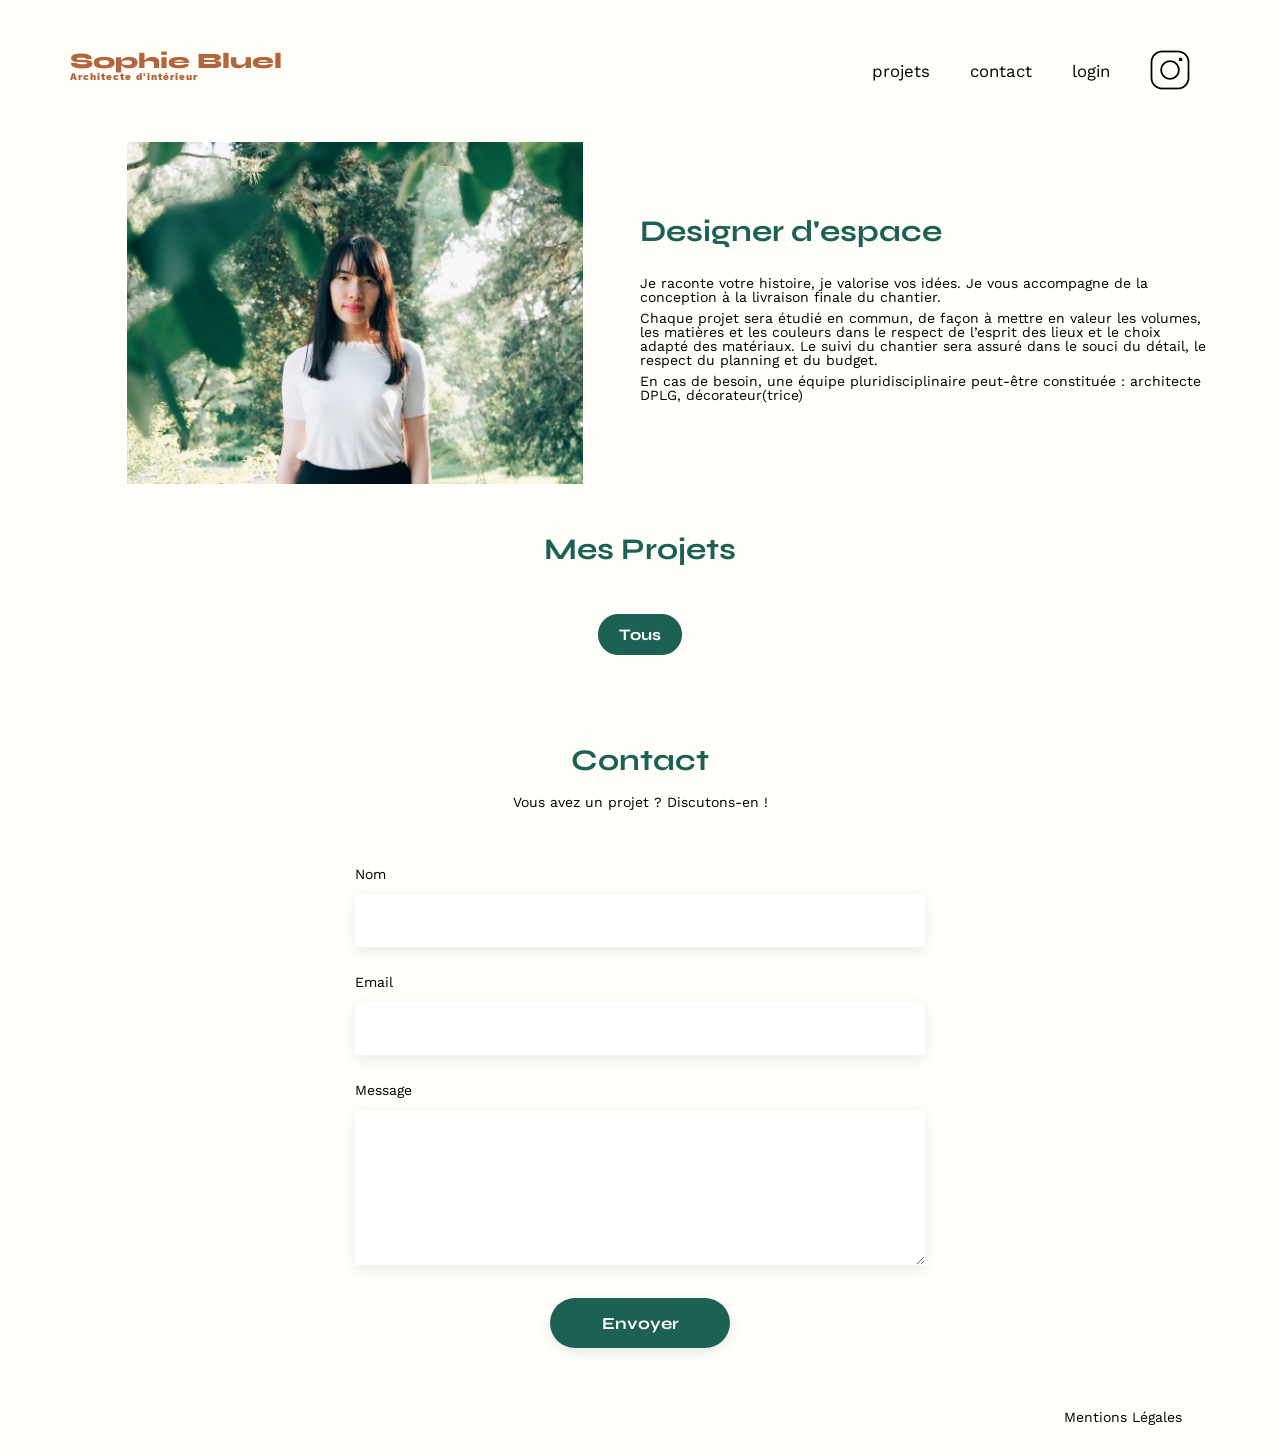
<file: FrontEnd/index.html>
<!DOCTYPE html>
<html lang="fr">
<head>
	<meta charset="UTF-8">
	<title>Sophie Bluel - Architecte d'intérieur</title>
	<meta name="viewport" content="width=device-width, initial-scale=1.0">
	<link rel="preconnect" href="https://fonts.googleapis.com">
	<link rel="preconnect" href="https://fonts.gstatic.com" crossorigin>
	<link href="https://fonts.googleapis.com/css2?family=Syne:wght@700;800&family=Work+Sans&display=swap" rel="stylesheet">
	<meta name="description" content="">
	<link rel="stylesheet" href="./assets/style.css">
	<link rel="stylesheet" href="https://cdnjs.cloudflare.com/ajax/libs/font-awesome/6.4.2/css/all.min.css">
</head>
<body>

	<div class="editMode" >
		<p><i class="fa-regular fa-pen-to-square"></i>Mode édition </p>
	</div>


<div class="backgroundModal">

	
	<div class="modal">
		<span class="closeModal"> <i class="fa-solid fa-xmark"></i> </span>
		<h3>Galerie photo</h3>
		<div class="galleryModal">
		</div>
		<div class="separatorModal"></div>
		<div class="addPicture" >Ajouter une photo 
		</div>
		<div class="addPicture2"></div>
	</div>





	
	<div class="modal2"> 
		<span class="closeModal2"> <i class="fa-solid fa-xmark"></i> </span>
		<span class="backModal"> <i class="fa-solid fa-arrow-left"></i></span>
		<h3>Ajout une photo</h3>
		<div class="addPictureModal2">
			<div class="iconPreview">	
				<i class="fa-solid fa-image"></i>
				<div class="newPicture"> </div>
				<div class="contenuIconPreviewModal2">
					<input type="file" id="uploadFile" accept=".jpg,.jpeg,.png" style="display: none;">
					<button class="addPictureModal2Button">+ Ajouter une photo</button>
					<p> jpg, png : 4mo max</p>
				</div>
			</div>

				<form action="#" method="post">
					<div class="modal2FormTitle">
						<label for="titre">Titre</label>
						<input type="text" name="titre" id="titre">
					</div>
					<label for="categorie">Catégorie</label>
					<select name="categorie" id="categorie">
						<option value="">--Choisissez une catégorie--</option>
					</select>
				</form>
			
			<div class="separatorModal"></div>
			<div class="addModal2ToGallery" >Valider 
			</div>
		</div>
	</div>

</div>















	<header>
		<a href="index.html"><h1>Sophie Bluel <span>Architecte d'intérieur</span></h1></a>
		<nav>
			<ul>
				<li><a href="#portfolio">projets</a></li>
				<li><a href="#contact">contact</a></li>
				<li><a href="../FrontEnd/login.html" class="login">login</a></li>
				<li><a href="../FrontEnd/index.html" class="logout bold">logout</a></li>
				<li><img src="./assets/icons/instagram.png" alt="Instagram"></li>
			</ul>
		</nav>
	</header>
	<main>

		<div id="introduction">
			<figure>
				<img src="./assets/images/sophie-bluel.png" alt="">
			</figure>
			<article>
				<h2>Designer d'espace</h2>
				<p>Je raconte votre histoire, je valorise vos idées. Je vous accompagne de la conception à la livraison finale du chantier.</p>
				<p>Chaque projet sera étudié en commun, de façon à mettre en valeur les volumes, les matières et les couleurs dans le respect de l’esprit des lieux et le choix adapté des matériaux. Le suivi du chantier sera assuré dans le souci du détail, le respect du planning et du budget.</p>
				<p>En cas de besoin, une équipe pluridisciplinaire peut-être constituée : architecte DPLG, décorateur(trice)</p>
			</article>
		</div>
		<section id="portfolio">
			<div class="edit-css">
				<h2>Mes Projets</h2>
				<p class="edit"> 
					<i class="fa-regular fa-pen-to-square"></i>  <button> modifier</button>
				</p>
			</div>
			<div class="filters"></div>
			<div class="gallery"></div>
		</section>
		<section id="contact">
			<h2>Contact</h2>
			<p>Vous avez un projet ? Discutons-en !</p>
			<form action="#" method="post">
				<label for="name">Nom</label>
				<input type="text" name="name" id="name">
				<label for="email">Email</label>
				<input type="email" name="email" id="email">
				<label for="message">Message</label>
				<textarea name="message" id="message" cols="30" rows="10"></textarea>
				<input type="submit" value="Envoyer">
			</form>
		</section>
	</main>
	<footer>
		<nav>
			<ul>
				<li>Mentions Légales</li>
			</ul>
		</nav>
	</footer>
	<script src="../FrontEnd/script.js" defer></script>
</body>
</html>
</file>
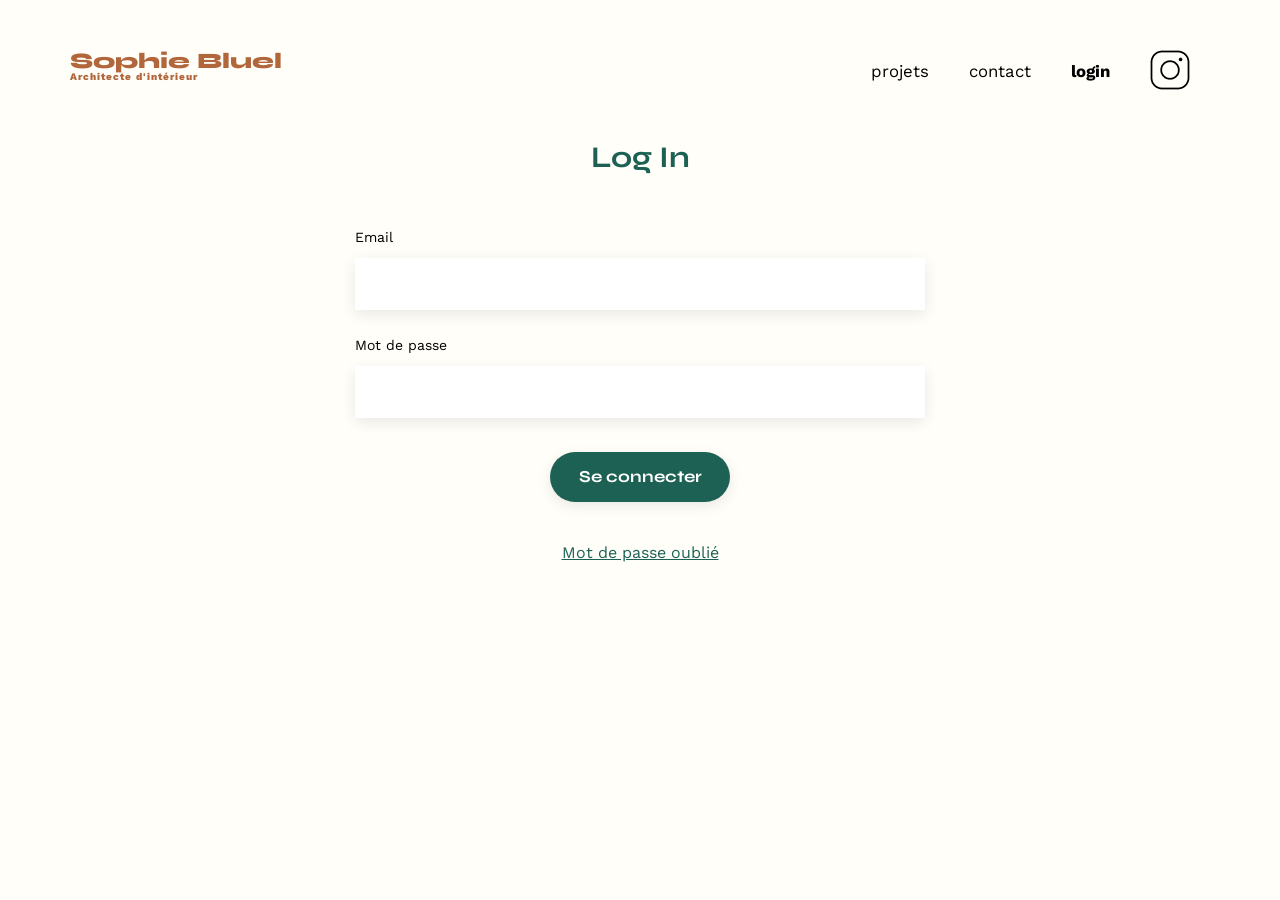
<file: FrontEnd/login.html>
<!DOCTYPE html>
<html lang="fr">
<head>
	<meta charset="UTF-8">
	<title>Sophie Bluel - Architecte d'intérieur</title>
	<meta name="viewport" content="width=device-width, initial-scale=1.0">
	<link rel="preconnect" href="https://fonts.googleapis.com">
	<link rel="preconnect" href="https://fonts.gstatic.com" crossorigin>
	<link href="https://fonts.googleapis.com/css2?family=Syne:wght@700;800&family=Work+Sans&display=swap" rel="stylesheet">
	<meta name="description" content="">
	<link rel="stylesheet" href="./assets/style.css">
</head>
<body>
	<header>
		<a href="index.html"><h1>Sophie Bluel <span>Architecte d'intérieur</span></h1></a>
		<nav>
			<ul>
				<li><a href="../FrontEnd/index.html#portfolio">projets</a></li>
				<li><a href="#contact">contact</a></li>
				<li><a href="../FrontEnd/login.html" class="bold">login</a></li>
				<li><img src="./assets/icons/instagram.png" alt="Instagram"></li>
			</ul>
		</nav>
	</header>
    <main>
        <section id="contact">
			<h2>Log In</h2>
			<form action="#" method="post" id="login-form">
				<label for="email">Email</label>
				<input type="email" name="email" id="email">

				<label for="password">Mot de passe</label>
				<input type="password" name="password" id="password">

				<input type="submit" value="Se connecter">
			</form>
			<p id="error-message" style="color: red;"></p>
            <a href ="#" class="mot-de-passe-oublié"> Mot de passe oublié</a>
		</section>
    </main>
	<script src="../FrontEnd/script-login.js" defer></script>
</body>
</file>
<file: FrontEnd/assets/style.css>
/* http://meyerweb.com/eric/tools/css/reset/
   v2.0 | 20110126
   License: none (public domain)
*/

html, body, div, span, applet, object, iframe,
h1, h2, h3, h4, h5, h6, p, blockquote, pre,
a, abbr, acronym, address, big, cite, code,
del, dfn, em, img, ins, kbd, q, s, samp,
small, strike, strong, sub, sup, tt, var,
b, u, i, center,
dl, dt, dd, ol, ul, li,
fieldset, form, label, legend,
table, caption, tbody, tfoot, thead, tr, th, td,
article, aside, canvas, details, embed,
figure, figcaption, footer, header, hgroup,
menu, nav, output, ruby, section, summary,
time, mark, audio, video {
	margin: 0;
	padding: 0;
	border: 0;
	font-size: 100%;
	font: inherit;
	vertical-align: baseline;
}
/* HTML5 display-role reset for older browsers */
article, aside, details, figcaption, figure,
footer, header, hgroup, menu, nav, section {
	display: block;
}
body {
	line-height: 1;
	background-color : #FFFEF8;
}
ol, ul {
	list-style: none;
}
blockquote, q {
	quotes: none;
}
blockquote:before, blockquote:after,
q:before, q:after {
	content: '';
	content: none;
}
table {
	border-collapse: collapse;
	border-spacing: 0;
}
/** end reset css**/
body {
	max-width: 1140px;
	margin:auto;
	font-family: 'Work Sans' ;
	font-size: 14px;
}
header {
	display: flex;
	justify-content: space-between;
	margin: 50px 0
}
section {
	margin: 50px 0
}

h1{
	display: flex;
	flex-direction: column;
	font-family: 'Syne';
	font-size: 22px;
	font-weight: 800;
	color: #B1663C
}

h1 > span {
	font-family: 'Work Sans';
	font-size:10px;
	letter-spacing: 0.1em;
;
}

h2{
	font-family: 'Syne';
	font-weight: 700;
	font-size: 30px;
	color: #1D6154
}

h3{
	font-family: 'WORK SANS';
	font-size: 26px;
	font-weight: 400;
	color: black
}
nav ul {
	display: flex;
	align-items: center;
	list-style-type: none;

}
nav li a {
	text-decoration: none;
	font-size: 1.2em;
	color:black;
	padding : 0px 20px;	
}

li:hover {
	color: #B1663C;
}

nav li img {
	padding : 0px 20px;	
}
#introduction {
	display: flex;
	align-items: center;
}
#introduction figure {
	flex: 1
}
#introduction img {
	display: block;
	margin: auto;
	width: 80%;
}

button{
	text-decoration: none;
}

#introduction article {
	flex: 1
}
#introduction h2 {
	margin-bottom: 1em;
}

#introduction p {
	margin-bottom: 0.5em;
}
#portfolio h2 {
	text-align: center;
}
.gallery {
	width: 100%;
	display: grid;
	grid-template-columns: 1fr 1fr 1fr;
	grid-column-gap: 20px;
	grid-row-gap: 20px;
}

.gallery img {
	width: 100%;

}
#contact {
	width: 50%;
	margin: auto;
}
#contact > * {
	text-align: center;

}
#contact h2{
	margin-bottom: 20px;
}
#contact form {
	text-align: left;
	margin-top:30px;
	display: flex;
	flex-direction: column;
}

#contact input {
	height: 50px;
	font-size: 1.2em;
	border: none;
	box-shadow: 0px 4px 14px rgba(0, 0, 0, 0.09);
}

#contact label {
	margin: 2em 0 1em 0;
}
#contact textarea {
	border: none;
	box-shadow: 0px 4px 14px rgba(0, 0, 0, 0.09);
}

input[type="submit"]{
	font-family: 'Syne';
	font-weight: 700;
	color: white;
	background-color: #1D6154;
	margin : 2em auto ;
	width: 180px;
	text-align: center;
	border-radius: 60px ;
}

input[type="submit"]:hover {
	cursor:pointer;
}


footer nav ul {
	display: flex;
	justify-content: flex-end;
	margin: 2em
}

/* ------------------------------------ */
.bold {
	font-weight: bold;
}

.filters {
	display: flex;
	justify-content: center;
	gap : 15px;
	padding: 30px 0px 40px 0px;
}

.filters-button {
	color: #1D6154;
	border: 1px solid #1D6154;
	padding: 10px 20px;
	border-radius: 20px;
	cursor: pointer;
	background-color: white;
	font-weight: bold;
	font-family: Syne;
	font-size : 16px;
}

.filters-button:hover {
	background-color : #1D6154;
	color : white;
}

.filters-button.active {
    background-color: #1D6154;
    color: white;
}

header nav a:hover {
	color: #B1663C;
	cursor: pointer;
}

.mot-de-passe-oublié {
	color: #1D6154;
	display : flex;
	justify-content: center;
	margin-top: 10px;
	font-size : 16px;
	text-decoration : underline;
	font-family: work sans;
}

.logout{
	display: none;
}

header a {
	text-decoration : none;
}

/* ----------------MODE EDITION-------------------- */

.editMode {
	display : none;

	background-color: black;
	padding : 20px 0px;
	width: 100%;
}

.editMode p {
	display: flex;
	justify-content: center;
	align-items: center;
	color: white;	
	gap : 10px;

}

.edit-css{
	display: flex;
	justify-content: center;
	align-items: center;
	gap : 25px;
	padding-bottom: 20px;
}
.edit {
	display : none;
	align-items: center;
	gap: 12px;
}

.edit-css p{
	font-family: 'Syne';
	font-weight: 700;
	font-size: 16px;
	color: #1D6154;
}

.edit button{
	all: unset;
}

.edit button:hover{	
	cursor: pointer;	
}

/* ----------------MODE EDITION-------------------- */

.modal {
	display: none;
	position: fixed;
	z-index: 1;
	left: 0;
	top: 0;
	width: 30%;
	height: 688px;
	transform: translate(-50%, -50%);
	top: 50%;
    left: 50%;
	background-color: white;
	overflow: auto;
	padding : 20px;
	border-radius: 20px;
}

.modal h3{
	text-align: center;
	padding: 15px 0px;
}

.closeModal {
	color: black;
	float: right;
	font-size: 18px;
	font-weight: bold;
}

.closeModal:hover{
	cursor: pointer;
}

.galleryModal {
	display: flex;
    flex-wrap: wrap;
    gap: 10px;
	padding : 5%;
	/* background-color: lightblue; */
}

.galleryModal img {
	width : 100%;
	height : 102px;

}

.separatorModal{
	border: 1px solid #B3B3B3;
	width : 65%;
	margin: 15% auto;
}

.addPicture{
	display: flex;
	justify-content: center;
	align-items: center;
	background-color: #1D6154;
	color : white;
	padding : 10px 10%;
	border-radius: 20px;
	cursor: pointer;
	font-family: 'Syne';
	font-weight: 700;
	margin: 0 auto;
	width: 140px;
}

.trash-image{
	position: absolute;
	top: 10px;
	right: 10px;
	color: white;
	background: black;
	padding : 3px;
	cursor : pointer;
	
}

.image-container{
	position: relative;
}

.modal2{
	display: none;
	position: fixed;
	z-index: 1;
	left: 0;
	top: 0;
	width: 30%;
	height: 688px;
	transform: translate(-50%, -50%);
	top: 50%;
    left: 50%;
	background-color: white;
	overflow: auto;
	padding : 20px;
	border-radius: 20px;
}

.modal2 h3{
	text-align: center;
	padding: 15px 0px;
}

.modal2 .closeModal2 {
	color: black;
	float: right;
	font-size: 18px;
	font-weight: bold;
}

.backModal{
	color: black;
	float: left;
	font-size: 18px;
	font-weight: bold;
}

.backModal:hover{
	cursor: pointer;
}
.modal2 .closeModal2:hover{
	cursor: pointer;
}

.addPictureModal2{
	display: flex;
	justify-content: center;
	flex-wrap: wrap;
	background-color: #E8F1F6;
	color : white;
	padding : 0px 30px;
	border-radius: 5px;
	height: 207px;
	margin: 0px 10%;
	cursor: pointer;
	font-family: 'Syne';
	font-weight: 700;
}
.addPictureModal2 i {
	font-size: 50px;
	color: #E8F1F6;
	background-color : #CBD6DC;
	justify-content: center	;
}

.addPictureModal2 button{
	background-color: #CBD6DC;
	color : #306685;
	border-radius: 20px;
	padding : 10px 0px;
	width : 100%;
	cursor: pointer;
	font-family: 'Syne';
	font-weight: 700;
	border: none;
}

.addPictureModal2 p{
	font-family: 'Syne';
	color: #444444;
	font-size: 11px;
}

.addPictureModal2 form input{
	height: 50px;
	font-size: 1.2em;
	border: none;
	box-shadow: 0px 4px 14px rgba(0, 0, 0, 0.09);
	width : 100%;
}

.addPictureModal2 form{ 
	margin-top: 40px;
}

.addPictureModal2 form label{
	color: black;
	font-family: 'work sans';
	font-weight: 70;
	font-size: 14px;
}

.modal2FormTitle{
	padding-bottom : 20px;
}

.addPictureModal2 form select{
	height: 50px;
	font-size: 1.2em;
	border: none;
	box-shadow: 0px 4px 14px rgba(0, 0, 0, 0.09);
	width : 100%;
	font-family : "Work sans";
	font-size : 14px;
	font-weight: 400;
}

.addModal2ToGallery {
	display: flex;
	justify-content: center;
	align-items: center;
	background-color: #A7A7A7;
	color : white;
	padding : 10px 20%;
	border-radius: 20px;
	cursor: pointer;
	font-family: 'Syne';
	font-weight: 700;
	margin: 0 auto;
}

.backgroundModal{
	display: none;
	position: fixed;
	background-color: rgba(0, 0, 0, 0.7);
	z-index: 1000;
	top: 0;
	left: 0;
	width: 100vw;
	height: 100vh;
}

body.modal-open {
	overflow: hidden;
}


.iconPreview{
	display: flex;
	flex-direction: column;
	width: 100%;
	height: 200px;
	border-radius: 10px;
	background-position: center;
	background-repeat: no-repeat;
	background-size: contain;
	justify-content: center;
	align-items: center;
	gap : 10px;
	padding-top: 5px;
}

.contenuIconPreviewModal2{
	display: flex;
	justify-content: center;
	flex-wrap: wrap;
	gap : 10px;
}
</file>
